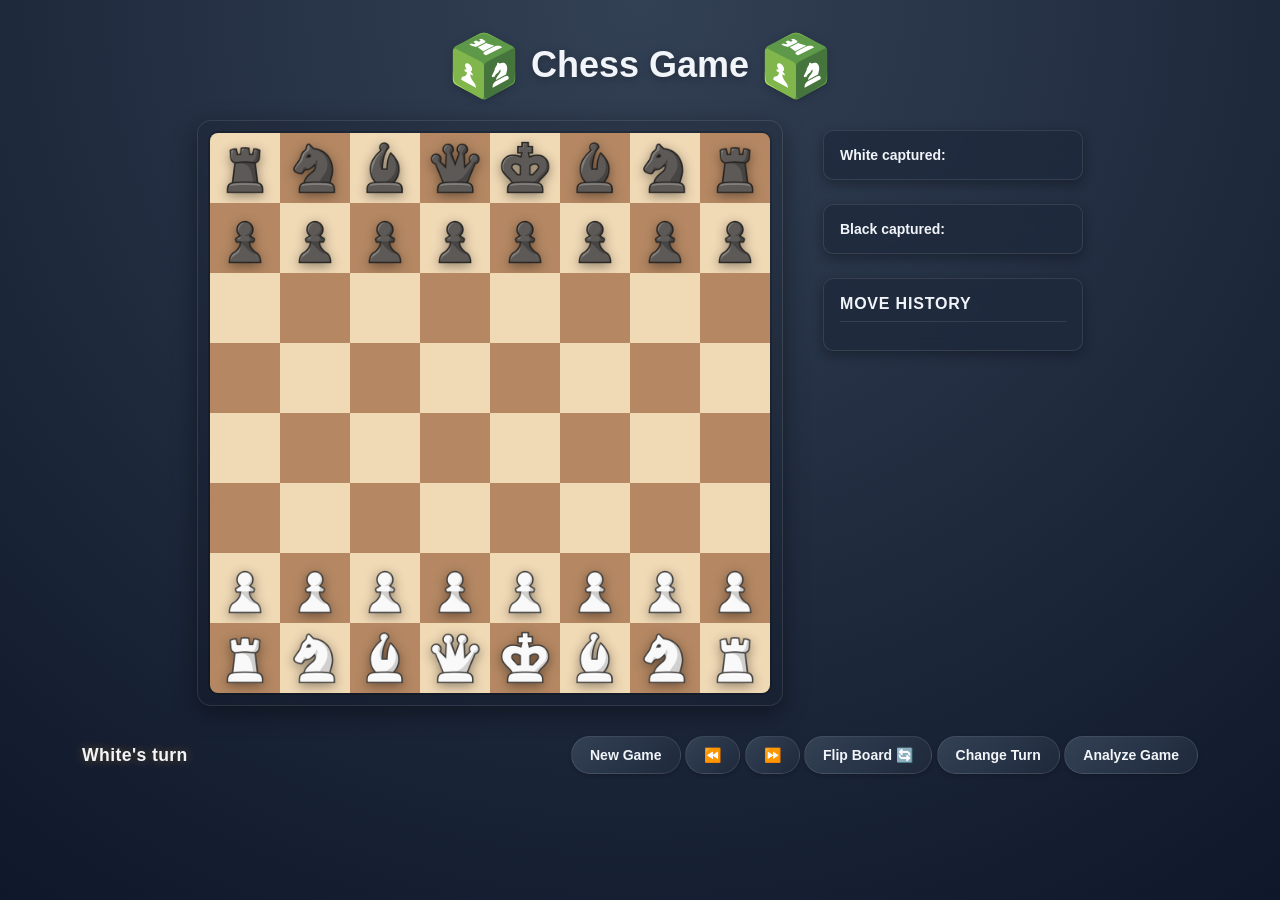
<file: index.html>
<!DOCTYPE html>
<html lang="en">
<head>
  <meta charset="utf-8" />
  <meta name="viewport" content="width=device-width, initial-scale=1" />
  <title>Dev's Chess</title>
  <link rel="stylesheet" href="style.css" />
  <link href="https://fonts.googleapis.com/css2?family=Cinzel:wght@600;800&display=swap" rel="stylesheet" />
</head>
<body>
<h1 class="game-title">
  <img src="images/variants.svg" alt="Black Pawn" class="title-icon">
  Chess Game
  <img src="images/variants.svg" alt="Black Rook" class="title-icon">
</h1>


  <div class="game-area">
    <!-- Chessboard -->
    <div class="board-wrap">
      <div id="chessBoard" class="chess-board"></div>
    </div>

    <!-- Side panel -->
    <div class="side-panel">
      <div class="captured-box" id="capturedWhite">
        <div class="captured-title">White Captured</div>
        <div class="captured-row" id="whiteCapturedRow"></div>
      </div>

      <div class="captured-box" id="capturedBlack">
        <div class="captured-title">Black Captured</div>
        <div class="captured-row" id="blackCapturedRow"></div>
      </div>

      <div class="captured-box" id="moveHistory">
        <div class="captured-title">Move History</div>
        <div class="history-list" id="historyList"></div>
      </div>
    </div>
  </div>

  <!-- Controls below board -->
  <div class="top-row below-board">
    <div id="status" class="status">White's turn</div>
    <div class="controls">
      <button id="newGameBtn">New Game</button>
      <button id="undoBtn">⏪</button>
      <button id="redoBtn">⏩</button>
      <button id="flipBoardBtn">Flip Board 🔄</button>
      <button id="changeTurnBtn">Change Turn</button>
      <button id="analyze-game-btn">Analyze Game</button>
    </div>
  </div>

  <!-- Game result overlay -->
  <div id="resultOverlay" class="overlay hidden">
    <div id="resultCard" class="result-card">
      <div id="resultText" class="result-text"></div>
      <button id="restartBtn" class="restart-btn">New Game</button>
    </div>
  </div>

  <script src="script.js"></script>
  <script>
  document.getElementById('analyze-game-btn').onclick = () => {
    window.open('analyze.html', '_blank');
  };
</script>
</body>
</html>
</file>
<file: style.css>
:root {
  --font: "Inter", "Segoe UI", Roboto, Arial, sans-serif;
  --bg: radial-gradient(circle at 50% 0%, #334155 0%, #0f172a 100%);
  --textLight: #f1f5f9;
  --textMuted: #94a3b8;
  --textDark: #334155;
  --lightSquare: #f0d9b5;
  --darkSquare: #b58863;
  --mainColor: #f59e0b;
  --mainColorTransparent: rgba(245, 158, 11, 0.35);
  --dangerColor: #ff0000;
  --dangerColorTransparent: rgba(225, 29, 72, 0.3);
  --successColor: #10b981;
  --panelBg: rgba(30, 41, 59, 0.75);
  --borderColor: rgba(255, 255, 255, 0.1);
  --buttonBg: linear-gradient(135deg, #334155, #1e293b);
  --buttonHover: linear-gradient(135deg, #475569, #1e293b);
  --squareSize: 70px;
  --rSmall: 6px;
  --rMed: 10px;
  --rLarge: 14px;
  --shadowSmall: 0 2px 4px rgba(0, 0, 0, 0.2);
  --shadowMed: 0 4px 12px rgba(0, 0, 0, 0.3);
  --shadowLarge: 0 8px 24px rgba(0, 0, 0, 0.4);
}

@keyframes kingCheckAnim {
  0%, 100% {
    background: rgb(255, 0, 0) !important;
    box-shadow: inset 0 0 20px 8px rgb(255, 0, 0), 0 0 20px rgb(255, 0, 0);
  }
  50% {
    background: rgb(255, 0, 0) !important;
    box-shadow: inset 0 0 35px 12px rgb(255, 0, 0), 0 0 30px rgb(255, 0, 0);
  }
}

@keyframes legalMoveAnim {
  0%, 100% {
    transform: translate(-50%, -50%) scale(1);
    box-shadow: 0 0 10px rgba(245, 158, 11, 0.5);
    border-color: rgba(245, 158, 11, 0.9);
  }
  50% {
    transform: translate(-50%, -50%) scale(1.15);
    box-shadow: 0 0 18px rgba(245, 158, 11, 0.9);
    border-color: rgba(245, 158, 11, 1);
  }
}

@keyframes captureMoveAnim {
  0%, 100% {
    transform: translate(-50%, -50%) scale(1);
    box-shadow: 0 0 10px rgb(255, 0, 0);
    border-color: rgb(255, 0, 0);
  }
  50% {
    transform: translate(-50%, -50%) scale(1.15);
    box-shadow: 0 0 20px rgba(225, 29, 72, 1);
    border-color: rgb(255, 0, 0);
  }
}

@keyframes titleFloatAnim {
  0%, 100% { transform: translateY(0); }
  50% { transform: translateY(-6px); }
}

@keyframes slideDownAnim {
  from {
    opacity: 0;
    transform: translateY(-20px);
  }
  to {
    opacity: 1;
    transform: translateY(0);
  }
}

@keyframes fadeInAnim {
  from {
    opacity: 0;
    transform: scale(0.98);
  }
  to {
    opacity: 1;
    transform: scale(1);
  }
}

@keyframes slideInRightAnim {
  from {
    opacity: 0;
    transform: translateX(30px);
  }
  to {
    opacity: 1;
    transform: translateX(0);
  }
}

@keyframes pieceAppearAnim {
  from {
    opacity: 0;
    transform: scale(0.5) rotate(90deg);
  }
  to {
    opacity: 1;
    transform: scale(1) rotate(0deg);
  }
}

@keyframes moveAppearAnim {
  from {
    opacity: 0;
    transform: translateX(-15px);
  }
  to {
    opacity: 1;
    transform: translateX(0);
  }
}

@keyframes overlayFadeAnim {
  from { opacity: 0; }
  to { opacity: 1; }
}

@keyframes cardBounceAnim {
  0% {
    opacity: 0;
    transform: scale(0.7) translateY(-20px);
  }
  60% {
    transform: scale(1.05) translateY(5px);
  }
  100% {
    opacity: 1;
    transform: scale(1) translateY(0);
  }
}

@keyframes highlightPulseAnim {
  0%, 100% { 
    box-shadow: inset 0 0 12px var(--mainColor);
  }
  50% { 
    box-shadow: inset 0 0 20px var(--mainColor);
  }
}

@keyframes statusPulseAnim {
  0%, 100% { opacity: 1; }
  50% { opacity: 0.75; }
}

@keyframes buttonShineAnim {
  0% { transform: translateX(-100%); }
  100% { transform: translateX(100%); }
}

* {
  box-sizing: border-box;
  margin: 0;
  padding: 0;
  font-family: var(--font);
}

body {
  background: var(--bg);
  color: var(--textLight);
  display: flex;
  flex-direction: column;
  align-items: center;
  justify-content: flex-start;
  min-height: 100vh;
  padding: 20px;
  overflow-x: hidden;
}

.game-title {
  margin-top: 10px;
  display: flex;
  align-items: center;
  justify-content: center;
  gap: 12px;
  font-size: 2.25rem;
  font-weight: 700;
  color: var(--textLight);
  text-shadow: 0 2px 8px rgba(0,0,0,0.3);
  animation: titleFloatAnim 3s ease-in-out infinite;
}

.title-icon {
  width: 70px;
  height: 70px;
  object-fit: contain;
  filter: drop-shadow(var(--shadowSmall));
  transition: transform 0.3s ease;
}

.title-icon:hover { 
  transform: rotate(360deg) scale(1.1); 
}

.top-row {
  margin-top: 30px;
  width: 90%;
  max-width: 1200px;
  display: flex;
  justify-content: space-between;
  align-items: center;
  margin-bottom: 20px;
  animation: slideDownAnim 0.5s ease-out;
}

.status {
  color: var(--textLight);
  font-weight: 600;
  font-size: 1.1rem;
  letter-spacing: 0.4px;
  text-shadow: 0 0 10px var(--mainColorTransparent);
  animation: statusPulseAnim 2s ease-in-out infinite;
}

.controls button {
  background: var(--buttonBg);
  border: 1px solid var(--borderColor);
  color: var(--textLight);
  padding: 10px 18px;
  border-radius: var(--rSmall);
  font-size: 14px;
  border-radius: 100PX;
  font-weight: 600;
  cursor: pointer;
  transition: all 0.3s cubic-bezier(0.4, 0, 0.2, 1);
  box-shadow: var(--shadowSmall);
  position: relative;
  overflow: hidden;
}

.controls button::before {
  content: '';
  position: absolute;
  top: 0;
  left: -100%;
  width: 100%;
  height: 100%;
  background: linear-gradient(90deg, transparent, rgba(255,255,255,0.2), transparent);
  transition: left 0.5s;
}

.controls button:hover::before { 
  left: 100%; 
}

.controls button:hover {
  background: var(--buttonHover);
  transform: translateY(-3px);
  box-shadow: 0 6px 16px rgba(0, 0, 0, 0.4);
}

.controls button:active { 
  transform: translateY(-1px); 
}

.game-area {
  margin-top: 20px;
  display: flex;
  flex-direction: row;
  align-items: flex-start;
  justify-content: center;
  gap: 40px;
  width: 100%;
  max-width: 1200px;
  animation: fadeInAnim 0.7s ease-out;
}

.board-wrap {
  background: rgba(0, 0, 0, 0.1);
  backdrop-filter: blur(5px);
  border: 1px solid var(--borderColor);
  border-radius: var(--rLarge);
  padding: 10px;
  box-shadow: var(--shadowLarge);
  transition: transform 0.3s ease, box-shadow 0.3s ease;
}

.board-wrap:hover {
  transform: translateY(-2px);
  box-shadow: 0 12px 32px rgba(0, 0, 0, 0.5);
}

.chess-board {
  display: grid;
  grid-template-columns: repeat(8, var(--squareSize));
  grid-template-rows: repeat(8, var(--squareSize));
  border: 2px solid rgba(0, 0, 0, 0.2);
  border-radius: var(--rMed);
  box-shadow: inset 0 0 15px rgba(0, 0, 0, 0.25);
  overflow: hidden;
  user-select: none;
}

.square {
  width: var(--squareSize);
  height: var(--squareSize);
  display: flex;
  align-items: center;
  justify-content: center;
  position: relative;
  transition: all 0.2s cubic-bezier(0.4, 0, 0.2, 1);
  cursor: pointer;
}

.light {
  background: var(--lightSquare);
  color: var(--textDark);
}

.dark {
  background: var(--darkSquare);
  color: var(--textLight);
}

.square:hover {
  transform: scale(1.05);
  z-index: 10;
  box-shadow: 0 0 15px rgba(245, 158, 11, 0.3);
}

.square.highlight {
  background: var(--mainColorTransparent);
  box-shadow: inset 0 0 12px var(--mainColor);
  animation: highlightPulseAnim 1.5s ease-in-out infinite;
}

.square.king-check {
  animation: kingCheckAnim 1s infinite ease-in-out !important;
}

.dot {
  width: 18px;
  height: 18px;
  border-radius: 50%;
  position: absolute;
  top: 50%;
  left: 50%;
  transform: translate(-50%, -50%);
  background: var(--mainColorTransparent);
  border: 2px solid var(--mainColor);
  animation: none;
}

.dot.capture {
  width: 42px;
  height: 42px;
  border: 3px solid rgb(255, 0, 0);
  background: transparent;
  box-shadow: 0 0 15px rgb(255, 0, 0);
  animation: captureMoveAnim 1s infinite ease-in-out;
}

.chess-piece {
  width: 88%;
  height: 88%;
  object-fit: contain;
  pointer-events: none;
  filter: drop-shadow(0 3px 6px rgba(0, 0, 0, 0.4));
  transition: transform 0.25s cubic-bezier(0.4, 0, 0.2, 1);
}

.square:hover .chess-piece {
  transform: scale(1.1);
  filter: drop-shadow(0 5px 10px rgba(0, 0, 0, 0.6));
}

.side-panel {
  margin-top: 10px;
  width: 260px;
  display: flex;
  flex-direction: column;
  gap: 24px;
  animation: slideInRightAnim 0.6s ease-out;
}

.captured-box {
  background: var(--panelBg);
  border: 1px solid var(--borderColor);
  border-radius: var(--rMed);
  padding: 16px;
  color: var(--textLight);
  font-size: 14px;
  box-shadow: var(--shadowMed);
  backdrop-filter: blur(10px);
  transition: transform 0.3s ease, box-shadow 0.3s ease;
}

.captured-box:hover {
  transform: translateY(-3px);
  box-shadow: 0 8px 20px rgba(0, 0, 0, 0.4);
}

.captured-title {
  font-weight: 700;
  font-size: 16px;
  color: var(--textLight);
  margin-bottom: 12px;
  text-transform: uppercase;
  letter-spacing: 0.8px;
  border-bottom: 1px solid var(--borderColor);
  padding-bottom: 8px;
}

.captured-row {
  display: flex;
  flex-wrap: wrap;
  gap: 8px;
  min-height: 30px;
}

.captured-piece {
  width: 28px;
  height: 28px;
  object-fit: contain;
  filter: drop-shadow(var(--shadowSmall));
  animation: pieceAppearAnim 0.4s ease-out;
  transition: transform 0.2s ease;
}

.captured-piece:hover {
  transform: scale(1.2) rotate(10deg);
}

.history-list {
  max-height: 220px;
  overflow-y: auto;
  display: flex;
  flex-direction: column;
  gap: 6px;
  font-size: 14px;
  line-height: 1.5;
  padding-right: 6px;
}

.history-list::-webkit-scrollbar { 
  width: 6px; 
}

.history-list::-webkit-scrollbar-track { 
  background: transparent; 
}

.history-list::-webkit-scrollbar-thumb {
  background: var(--borderColor);
  border-radius: 6px;
  transition: background 0.3s;
}

.history-list::-webkit-scrollbar-thumb:hover { 
  background: var(--textMuted); 
}

.move-entry {
  display: flex;
  justify-content: space-between;
  color: var(--textMuted);
  background: rgba(0, 0, 0, 0.15);
  border-radius: var(--rSmall);
  padding: 6px 10px;
  transition: all 0.2s ease;
  animation: moveAppearAnim 0.3s ease-out;
}

.move-entry:hover {
  background: rgba(0, 0, 0, 0.3);
  color: var(--textLight);
  transform: translateX(3px);
}

.overlay {
  position: fixed;
  inset: 0;
  display: flex;
  align-items: center;
  justify-content: center;
  background: rgba(0, 0, 0, 0.6);
  backdrop-filter: blur(8px);
  z-index: 999;
  opacity: 1;
  transition: opacity 0.4s ease;
  animation: overlayFadeAnim 0.4s ease-out;
}

.overlay.hidden {
  opacity: 0;
  pointer-events: none;
}

.result-card {
  background: var(--panelBg);
  border: 1px solid var(--borderColor);
  border-radius: var(--rLarge);
  padding: 40px 50px;
  text-align: center;
  backdrop-filter: blur(12px);
  box-shadow: var(--shadowLarge);
  display: flex;
  flex-direction: column;
  align-items: center;
  gap: 24px;
  animation: cardBounceAnim 0.6s cubic-bezier(0.68, -0.55, 0.265, 1.55);
}

.overlay.hidden .result-card { 
  transform: scale(0.9); 
}

.result-text {
  color: var(--textLight);
  font-size: 28px;
  font-weight: 700;
  letter-spacing: 0.6px;
  text-shadow: 0 0 20px rgba(245, 158, 11, 0.4);
}

.restart-btn {
  background: linear-gradient(135deg, var(--successColor), #059669);
  color: #fff;
  padding: 14px 32px;
  border: none;
  border-radius: var(--rSmall);
  cursor: pointer;
  font-size: 16px;
  font-weight: 600;
  transition: all 0.3s cubic-bezier(0.4, 0, 0.2, 1);
  box-shadow: 0 4px 10px rgba(16, 185, 129, 0.25);
  position: relative;
  overflow: hidden;
}

.restart-btn::before {
  content: '';
  position: absolute;
  top: 0;
  left: -100%;
  width: 100%;
  height: 100%;
  background: linear-gradient(90deg, transparent, rgba(255,255,255,0.3), transparent);
  transition: left 0.5s;
}

.restart-btn:hover::before { 
  left: 100%; 
}

.restart-btn:hover {
  transform: translateY(-3px) scale(1.02);
  box-shadow: 0 8px 24px rgba(16, 185, 129, 0.4);
}

.restart-btn:active { 
  transform: translateY(-1px) scale(1); 
}

.multiplayer-controls {
  margin: 10px 0;
  padding: 10px;
  border: 1px solid var(--borderColor);
  border-radius: var(--rSmall);
  background: var(--panelBg);
  backdrop-filter: blur(5px);
}

.room-info {
  margin-top: 10px;
  padding: 5px;
  background: rgba(0,0,0,0.2);
  border-radius: 3px;
  color: var(--textMuted);
}

.connection-status {
  position: fixed;
  top: 10px;
  right: 10px;
  padding: 6px 12px;
  border-radius: 15px;
  font-size: 12px;
  font-weight: 600;
  box-shadow: var(--shadowSmall);
  border: 1px solid rgba(0,0,0,0.2);
  animation: slideDownAnim 0.4s ease-out;
}

.connection-status.connected {
  background: var(--successColor);
  color: white;
}

.connection-status.disconnected {
  background: var(--dangerColor);
  color: white;
}

.connection-status.connecting {
  background: var(--mainColor);
  color: var(--textDark);
  animation: statusPulseAnim 1.5s ease-in-out infinite;
}

.hidden { 
  display: none; 
}

@media (max-width: 960px) {
  .game-area {
    flex-direction: column;
    align-items: center;
    gap: 30px;
  }
  .side-panel {
    flex-direction: row;
    justify-content: space-around;
    width: 100%;
    max-width: 580px;
  }
  .captured-box { 
    width: 48%; 
  }
  .history-list { 
    max-height: 180px; 
  }
}

@media (max-width: 640px) {
  :root { 
    --squareSize: 11.5vw; 
  }

  .game-area { 
    margin-top: 10px; 
  }
  .top-row {
    flex-direction: column;
    gap: 15px;
    margin-bottom: 15px;
  }
  .side-panel { 
    display: none; 
  }
  .board-wrap { 
    padding: 5px; 
  }
  .chess-board { 
    border-radius: var(--rSmall); 
  }
  .game-title { 
    font-size: 1.75rem; 
    gap: 8px; 
  }
  .title-icon { 
    width: 50px; 
    height: 50px; 
  }
}
</file>
